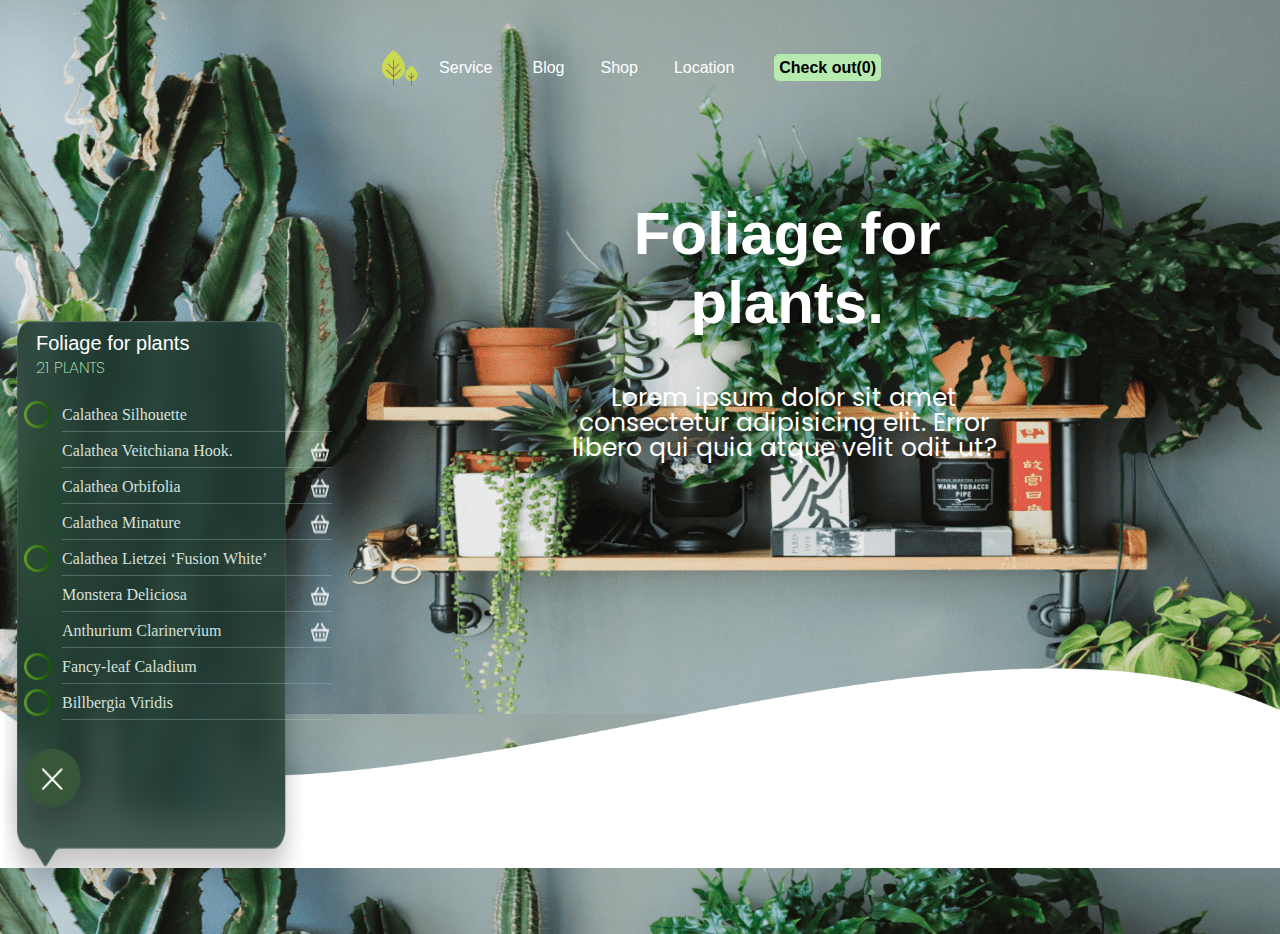
<file: foliage/index.html>
<!--CODE BY ASHISH-->
<!DOCTYPE html>
<html lang="en">

<head>
    <meta charset="UTF-8">
    <meta http-equiv="X-UA-Compatible" content="IE=edge">
    <meta name="viewport" content="width=device-width, initial-scale=1.0">
    <link href="https://fonts.googleapis.com/css2?family=Poppins:wght@300&display=swap" rel="stylesheet">

    <link rel="stylesheet" href="style.css">
    <title>Foliage</title>
</head>

<body>
    <div class="header">
        <img src="./Logo.png" alt="">
        <p><a href="https://ashishlnadoda.github.io/plant-shop/Service/">Service</a></p>
        <p>Blog</p>
        <button class="dropbtn"><a href="https://ashishlnadoda.github.io/plant-shop/shop/">Shop</a></button>
        <p><a href="https://ashishlnadoda.github.io/plant-shop/location/#">Location</a></p>
        <p class="check">Check out(0)</p>
    </div>
    <div class="center">
        <h1>Foliage for plants.</h1>
        <p>Lorem ipsum dolor sit amet consectetur adipisicing elit. Error libero qui quia atque velit odit ut?</p>
    </div>
    <div class="bottom">
        <img src="./Bottom.png" alt="">
    </div>
    <div class="corner">
        <img src="./Background.png" alt="">
        <div class="content">
            <h2>Foliage for plants</h2>
            <h4>21 PLANTS</h4>

            <div class="para">
                <img class="round" src="./O.png" alt="">
                <p>Calathea Silhouette</p>
            </div>
            <hr>
            <div class="para">
                <p class="basketpara">Calathea Veitchiana Hook.</p>
                <img class="basket" src="./Basket.png" alt="">
            </div>
            <hr>
            <div class="para">
                <p class="basketpara">Calathea Orbifolia</p>
                <img class="basket" src="./Basket.png" alt="">
            </div>
            <hr>
            <div class="para">
                <p class="basketpara">Calathea Minature</p>
                <img class="basket" src="./Basket.png" alt="">
            </div>
            <hr>
            <div class="para">
                <img class="round" src="./O.png" alt="">
                <p>Calathea Lietzei ‘Fusion White’</p>
            </div>
            <hr>
            <div class="para">
                <p class="basketpara">Monstera Deliciosa</p>
                <img class="basket" src="./Basket.png" alt="">
            </div>
            <hr>
            <div class="para">
                <p class="basketpara">Anthurium Clarinervium</p>
                <img class="basket" src="./Basket.png" alt="">
            </div>
            <hr>
            <div class="para">
                <img class="round" src="./O.png" alt="">
                <p>Fancy-leaf Caladium</p>
            </div>
            <hr>
            <div class="para">
                <img class="round" src="./O.png" alt="">
                <p>Billbergia Viridis</p>
            </div>
            <hr>
        </div>
        <div class="div">
            <img src="./Btn_Close.png" alt="">
        </div>
    </div>
</body>

</html>
</file>
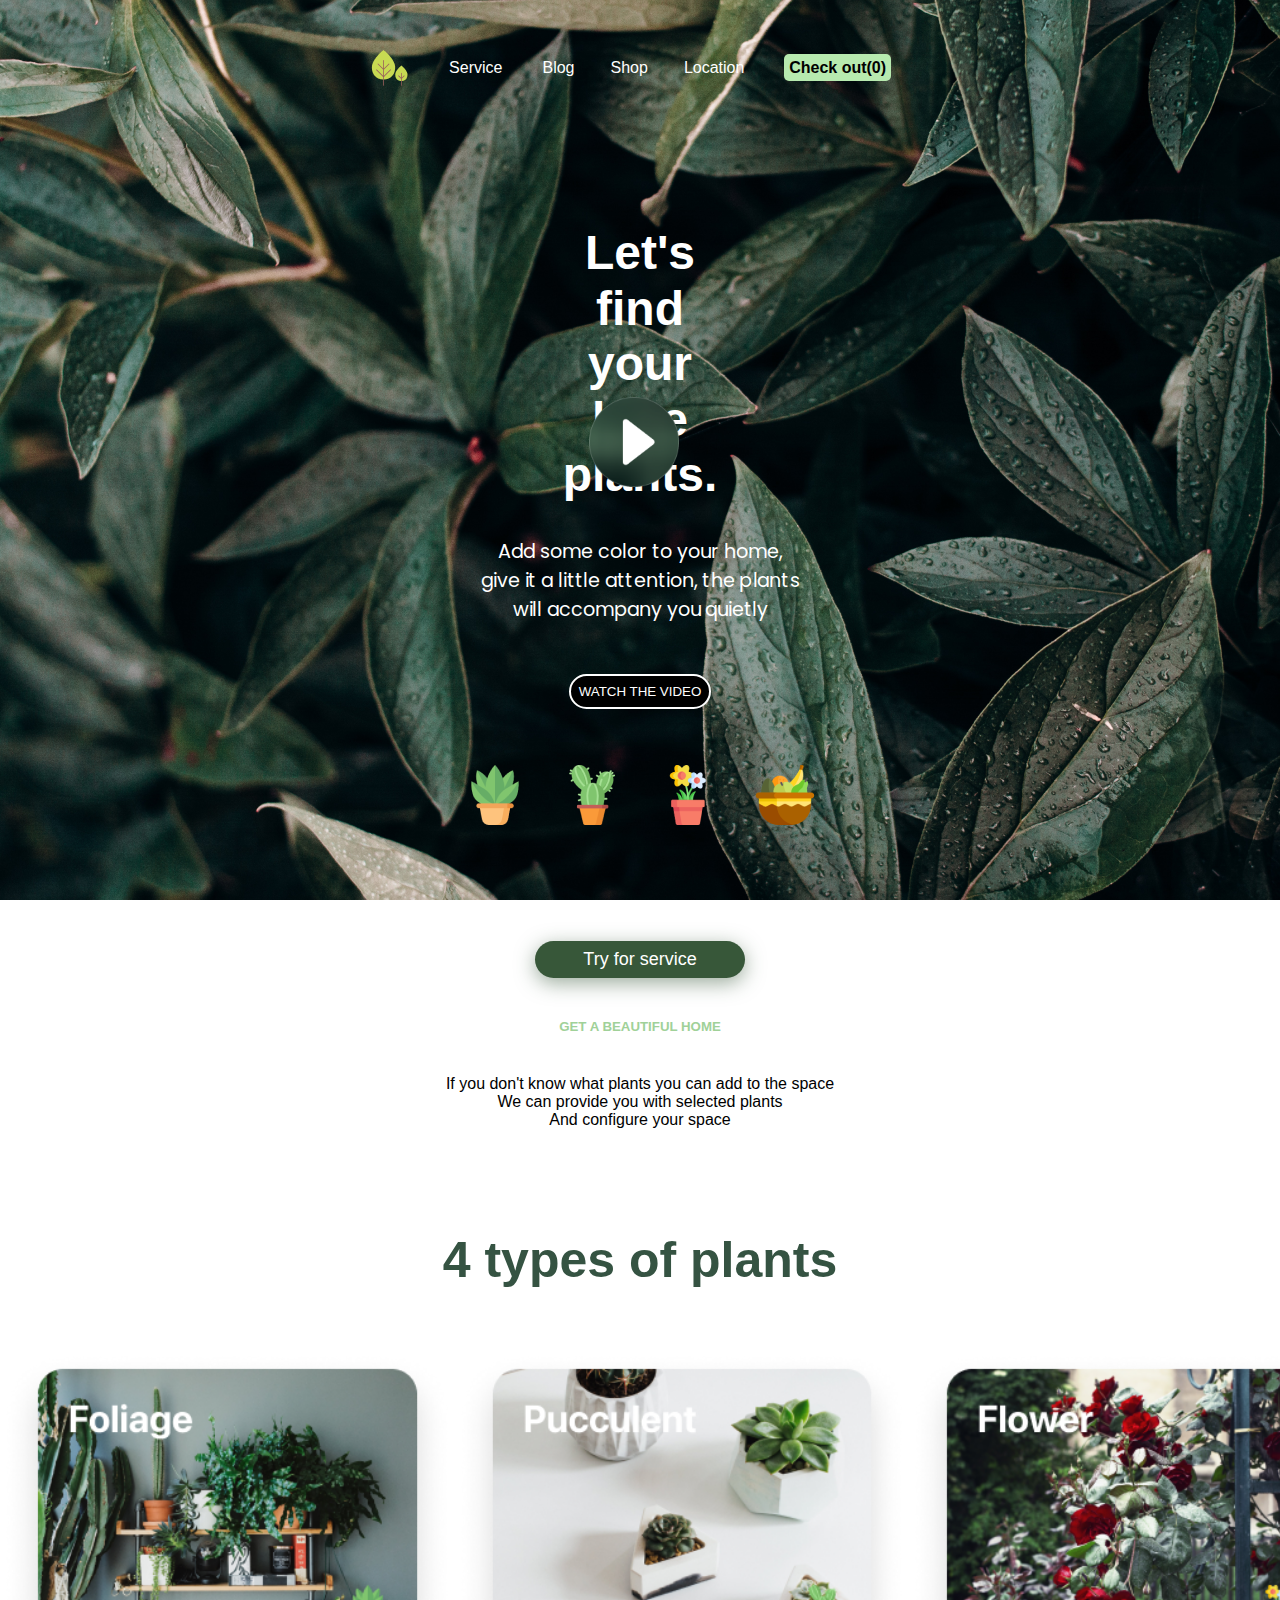
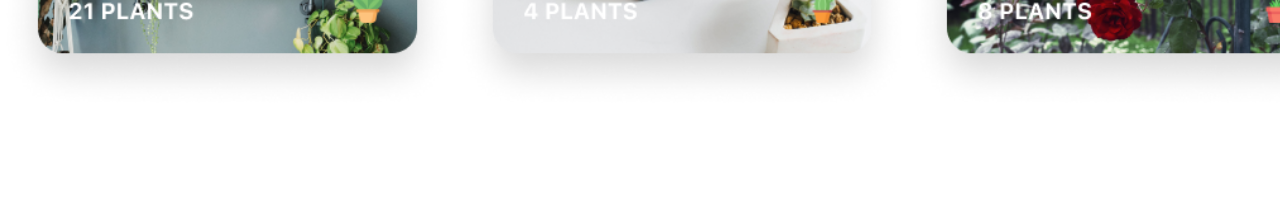
<file: home/index.html>
<!--CODE BY ASHISH-->
<!DOCTYPE html>
<html lang="en">

<head>
    <meta charset="UTF-8">
    <meta http-equiv="X-UA-Compatible" content="IE=edge">
    <meta name="viewport" content="width=device-width, initial-scale=1.0">
    <link rel="stylesheet" href="style.css">
    <link href="https://fonts.googleapis.com/css2?family=Poppins:wght@300&display=swap" rel="stylesheet">
    <title>PLANT-SHOP</title>
</head>

<body>
    <div class="hometop">
        <div class="topbar">
            <div class="left">
                <img src="./Icon Hamburger.png" alt="">
                <div class="options">
                    <h3>Home</h3>
                    <h3>Service</h3>
                    <h3>Blog</h3>
                    <h3>Shop</h3>
                    <h3>Location</h3>
                </div>
            </div>
            <div class="right">
                <img src="./Subtract.png" alt="">
            </div>
        </div>
        
        <div class="header">
            <img src="./Logo.png" alt="">
            <p><a href="https://ashishlnadoda.github.io/plant-shop/Service/">Service</a></p>
            <p>Blog</p>
            <div class="dropdown">
                <button class="dropbtn"><a href="https://ashishlnadoda.github.io/plant-shop/shop/">Shop</a></button>
                <div class="dropdown-content">
                  <a href="https://ashishlnadoda.github.io/plant-shop/foliage/">Foliage</a>
                  <a href="#">Pucculent</a>
                  <a href="#">Flower</a>
                  <a href="#">Fruit</a>
                </div>
            </div>
            <p><a href="https://ashishlnadoda.github.io/plant-shop/location/#">Location</a></p>
            <p class="check">Check out(0)</p>
        </div>
        
        <div class="middle">
            <h1>Let's find your love plants.</h1>
            <img class="playButton" src="./Button Play.png" alt="">
            <p>Add some color to your home, give it a little attention, the plants will accompany you quietly</p>
            <button>WATCH THE VIDEO</button>
        </div>
        <div class="footer">
            <img src="./001-plant 1.png" alt="">
            <img src="./001-plant 2.png" alt="">
            <img src="./001-plant 3.png" alt="">
            <img src="./001-plant 4.png" alt="">
        </div>
    </div>
    <div class="homebottom">
        <div class="topsection">
            <button>Try for service</button>
            <h5>GET A BEAUTIFUL HOME</h5>
            <p>If you don't know what plants you can add to the space
                We can provide you with selected plants <br>
                And configure your space</p>
        </div>
        <h1>4 types of plants</h1>
        <div class="types">
            <img src="./Card.png" alt="">
            <img src="./Card (1).png" alt="">
            <img src="./Card (2).png" alt="">
            <img src="./Card (3).png" alt="">
        </div>
    </div>
</body>

</html>
</file>
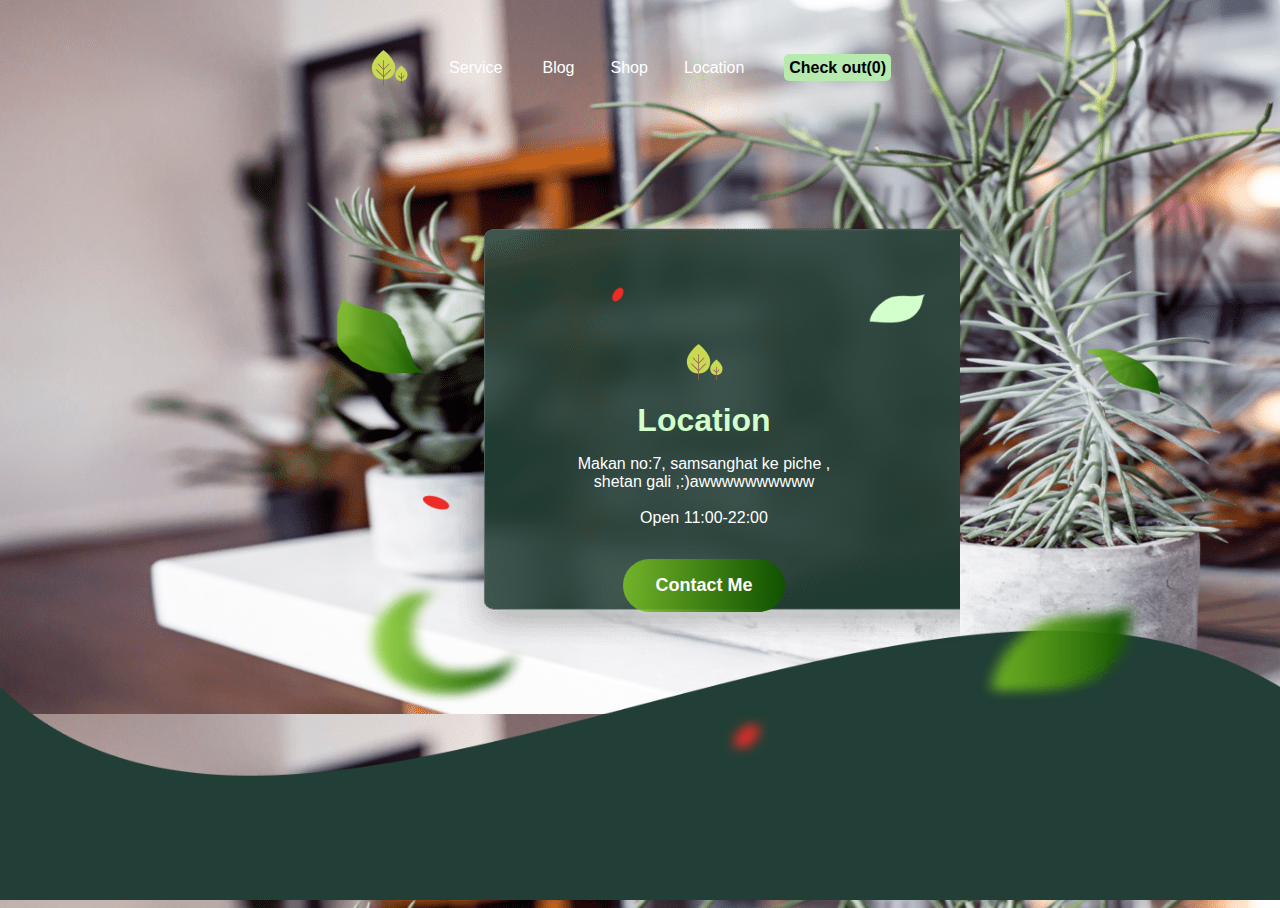
<file: location/index.html>
<!--CODE BY ASHISH-->
<!DOCTYPE html>
<html lang="en">
<head>
    <meta charset="UTF-8">
    <meta http-equiv="X-UA-Compatible" content="IE=edge">
    <meta name="viewport" content="width=device-width, initial-scale=1.0">
    <link rel="stylesheet" href="style.css">
    <title>document</title>
</head>
<body>
    <div class="bottom">
        <img src="./Bottom (1).png" alt="">
        
    </div>
    <div class="header">
        <img src="./Logo.png" alt="">
        <p><a href="https://ashishlnadoda.github.io/plant-shop/Service/">Service</a></p>
        <p>Blog</p>
        <div class="dropdown">
            <button class="dropbtn"><a href="https://ashishlnadoda.github.io/plant-shop/shop/">Shop</a></button>
            <div class="dropdown-content">
              <a href="https://ashishlnadoda.github.io/plant-shop/foliage/">Foliage</a>
              <a href="#">Pucculent</a>
              <a href="#">Flower</a>
              <a href="#">Fruit</a>
            </div>
          </div>
        <p>Location</p>
        <p class="check">Check out(0)</p>
    </div>
    <div class="middle">
        <div>
            <img src="./Logo.png" alt="">
            <h1>Location</h1>
            <p>Makan no:7, samsanghat ke piche , shetan gali ,:)awwwwwwwwww
                <br><br>
                Open 11:00-22:00
            </p>
            <button>Contact Me</button>
        </div>
    </div>
    <div class="deco">
        <div>
            <img src="./Decoration (6).png" alt="">
        </div>
    </div>
</body>
</html>
</file>
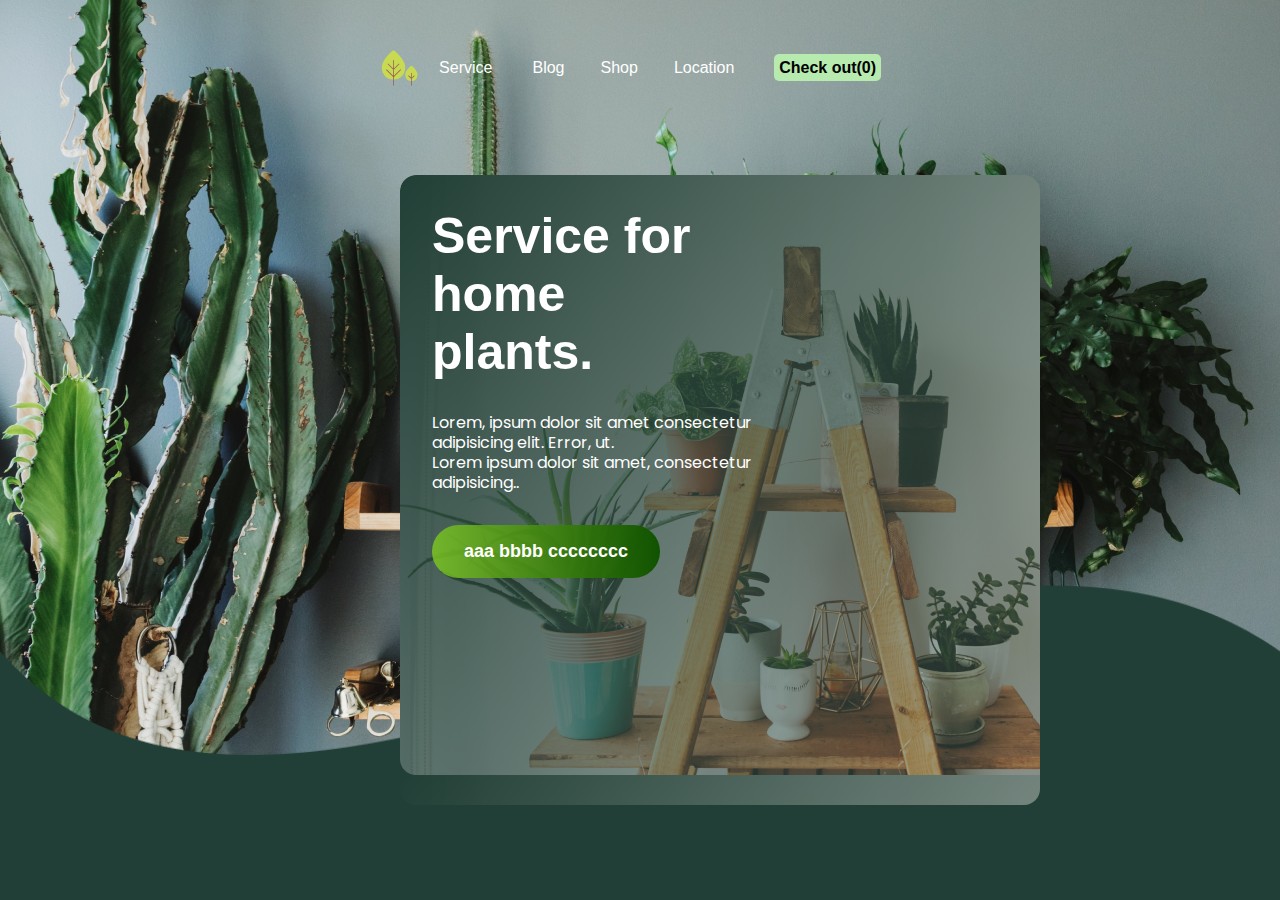
<file: Service/index.html>
<!--CODE BY ASHISH-->
<!DOCTYPE html>
<html lang="en">

<head>
    <meta charset="UTF-8">
    <meta http-equiv="X-UA-Compatible" content="IE=edge">
    <meta name="viewport" content="width=device-width, initial-scale=1.0">
    <link href="https://fonts.googleapis.com/css2?family=Poppins:wght@300&display=swap" rel="stylesheet">
    <link rel="stylesheet" href="style.css">
    <title>Document</title>
</head>

<body>
    <div class="header">
        <img src="./Logo (1).png" alt="">
        <p>Service</p>
        <p>Blog</p>
        <div class="dropdown">
            <button class="dropbtn"><a href="https://ashishlnadoda.github.io/plant-shop/shop/">Shop</a></button>
            <div class="dropdown-content">
                <a href="https://ashishlnadoda.github.io/plant-shop/foliage/">Foliage</a>
                <a href="#">Pucculent</a>
                <a href="#">Flower</a>
                <a href="#">Fruit</a>
            </div>
        </div>
        <p><a href="https://ashishlnadoda.github.io/plant-shop/location/">Location</a></p>
        <p class="check">Check out(0)</p>
    </div>

    <div class="centerCard">
        <h1>Service for home plants.</h1>
        <p>Lorem, ipsum dolor sit amet consectetur adipisicing elit. Error, ut. <br> Lorem ipsum dolor sit amet, consectetur adipisicing..</p>
        <button>aaa bbbb cccccccc</button>
    </div>



    <img class="curve" src="./Bottom.png" alt="">

</body>

</html>
</file>
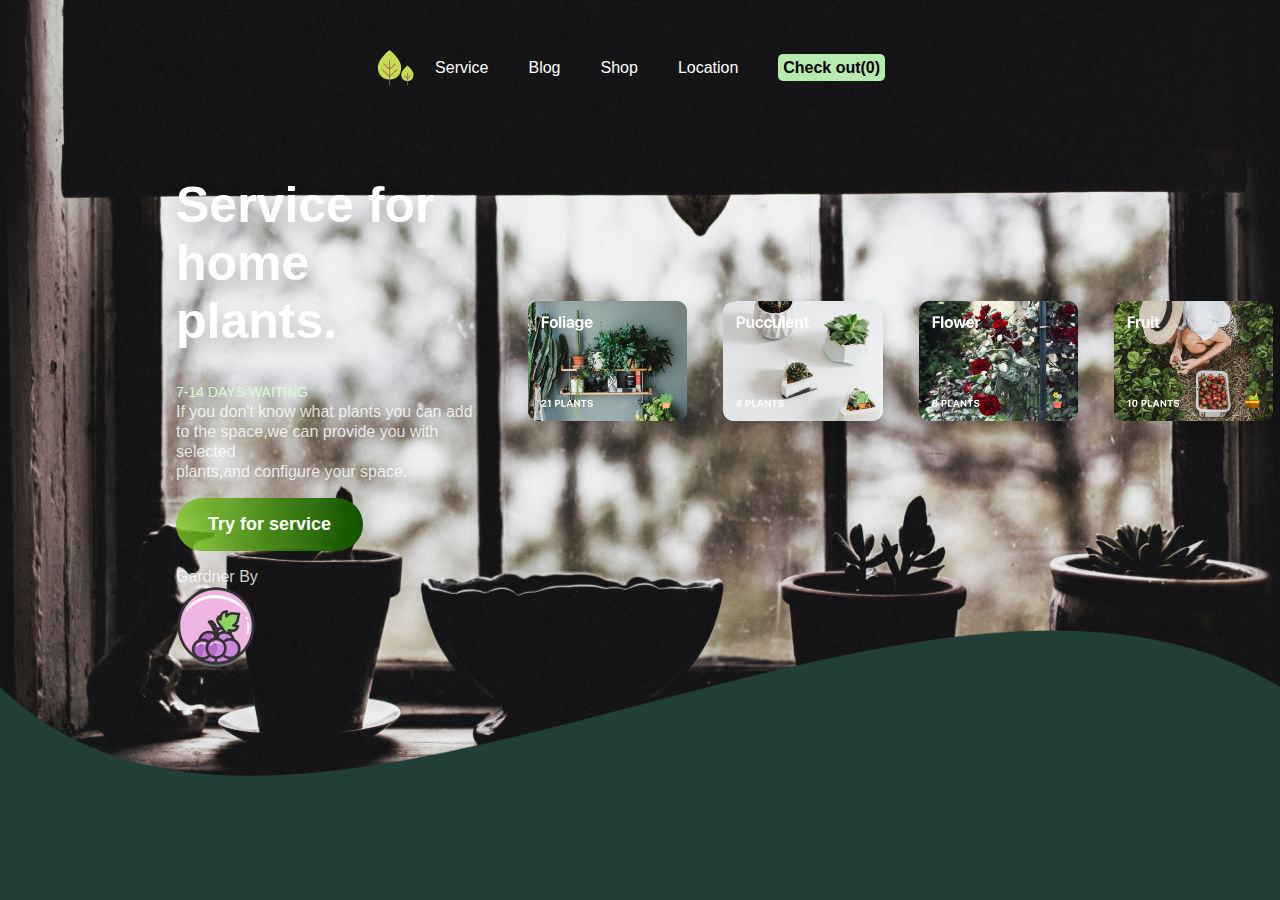
<file: shop/index.html>
<!--CODE BY ASHISH-->
<!DOCTYPE html>
<html lang="en">

<head>
    <meta charset="UTF-8">
    <meta http-equiv="X-UA-Compatible" content="IE=edge">
    <meta name="viewport" content="width=device-width, initial-scale=1.0">
    <link rel="stylesheet" href="style.css">
    <title>Shop</title>
</head>

<body>
    <img class="background" src="./Background (3).png" alt="">

    <div class="content">
        <div class="header">
            <img src="./Logo (1).png" alt="">
            <p><a href="https://ashishlnadoda.github.io/plant-shop/Service/">Service</a></p>
            <p>Blog</p>
            <p>Shop</p>
            <p><a href="https://ashishlnadoda.github.io/plant-shop/location/#">Location</a></p>
            <p class="check">Check out(0)</p>
        </div>

        <div class="center">
            <div class="left">
                <h1>Service for home plants.</h1>
                <p id="wait">7-14 DAYS WAITING</p>
                <p>If you don't know what plants you can add to the space,we can provide you with selected <br>
                    plants,and
                    configure your space.</p>
                <button>Try for service</button>
                <p>Gardner By</p>
                <img class="ellipse" src="./Ellipse 4.png" alt="">
            </div>

            <div class="right">
                <a href="https://ashishlnadoda.github.io/plant-shop/foliage/"><img src="./Card.png" alt=""></a>
                <a href=""><img src="./Card (1).png" alt=""></a>
                <a href=""><img src="./Card (2).png" alt=""></a>
                <a href=""><img src="./Card (3).png" alt=""></a>
            </div>

        </div>
    </div>
    <img class="bottom" src="./Bottom.png" alt="">
</body>

</html>
</file>
<file: foliage/style.css>
* {
    margin: 0;
    padding: 0;
    box-sizing: border-box;
}

body {
    background-image: url(./Background\ \(5\).png);
    height: 100vh;
    position: relative;
    overflow: hidden;
}
.header {
    width: 100%;
    height: 15%;
    display: flex;
    justify-content: center;
    align-items: center;
    font-family: sans-serif;
}

.header a {
    text-decoration: none;
    color: white;
}

.header p {
    margin: 20px;
    color: white;
}

.dropbtn {
    background: transparent;
    color: white;
    padding: 16px;
    font-size: 16px;
    border: none;
    position: relative;
    display: inline-block;
}


.header .check {
    background-color: #b7eaaf;
    color: black;
    padding: .3rem;
    border-radius: 5px;
    font-weight: 700;
}
.center {
    width: 35%;
    height: 45%;
    font-size: 30px;
    margin: 4rem 35rem;
    font-family: sans-serif;
    text-align: center;
    color: white;
}

.center h1 {
    width: 80%;
    margin-bottom: 3rem;
    margin-left: 3rem;
    text-shadow: 0px 10px 20px rgba(0, 0, 0, 0.25);
}

.center p {
    font-family: 'Poppins', sans-serif;
    font-size: 25px;
    line-height: 100%;
}
.bottom {
    position: absolute;
    bottom: auto;
    width: 100%;
}

.bottom img {
    width: 100%;
    height: 200px;
}
.corner {
    position: relative;
    width: 20%;
    height: 50%;
    margin-top: -22rem;
    margin-left: 20px;
}

.corner img {
    margin-left: -1rem;
    margin-top: -1rem;
    width: 120%;
    height: 140%;
}

.corner .content {
    position: absolute;
    top: 0;
}

.content h2 {
    color: white;
    font-family: sans-serif;
    font-weight: 500;
    font-size: 20px;
    margin-top: 1rem;
    margin-left: 1rem;
}

.content h4 {
    font-family: 'Poppins', sans-serif;
    font-weight: 200;
    color: #b7eaaf;
    margin-left: 1rem;
    margin-bottom: 1rem;
}

.content .para {
    width: 310px;
    height: 35px;
    display: flex;
    align-items: center;
}

.content .para p {
    color: rgb(214, 224, 220);
    margin-top: 2px;
    width: 300px;
}

.para .round {
    width: 50px;
    margin-left: -7px;
    margin-top: 1px;
}

.para .basketpara {
    margin-left: 42px;
}

.para .basket {
    width: 20px;
    height: 20px;
    text-align: end;
    margin-left: 60px;
    margin-top: 5px;
}

hr {
    height: 1px;
    background-color: rgba(180, 212, 213, 0.3);
    border: none;
    width: 87%;
    margin-left: 42px;
}
.div {
    position: absolute;
    top: 27rem;
   
    height: 50px;
    width: 50px;
}

.div img {
    margin-left: -1.7rem;
    margin-top: -1.2rem;
    height: 220%;
    width: 250%;
}
</file>
<file: home/style.css>
* {
    margin: 0;
    padding: 0;
    box-sizing: border-box;
}

body {
    height: 200vh;
}


  
.hometop {
    width: 100%;
    height: 50%;
    background-image: url(./Background.png);
    background-size: cover;
    background-repeat: no-repeat;
    font-family: sans-serif;
}

.topbar {
    display: flex;
    justify-content: space-between;
    padding: .5rem;
    background-color: black;
    width: 100%;
}

.topbar {
    display: none;
}

.topbar .options {
    display: none;
    position: absolute;
    border-radius: 5px;
    top: 2.5rem;
    left: 0;
    width: 7%;
    color: white;
    background-color: #2e2e2e;
    text-align: center;
}

.options h3 {
    padding: .5rem;
}

.options h3:hover {
    background-color: #b7eaaf;
    color: black;
}

.topbar .left:hover .options {
    display: block;
}



.hometop .header {
    width: 100%;
    height: 15%;
    display: flex;
    justify-content: center;
    align-items: center;
}

.hometop .header a {
    text-decoration: none;
    color: white;
}

.hometop .header img {
    margin-right: 20px;
}

.hometop .header p {
    margin: 20px;
    color: white;
}

.dropbtn {
    background: transparent;
    color: white;
    padding: 16px;
    font-size: 16px;
    border: none;
    position: relative;
    display: inline-block;
}

.dropdown-content {
    display: none;
    position: absolute;
    background-color: #213f36;
    min-width: 160px;
    z-index: 1;
    padding: 10px 0;
    border-radius: 15px;
    margin-left: -40px;
}

.dropdown-content a {
    color: white;
    padding: 12px 16px;
    text-decoration: none;
    display: block;
    text-align: center;
}

.dropdown-content a:hover {
    background-color: #b7eaaf;
    color: black;
    font-weight: 700;
}

.dropdown:hover .dropdown-content {
    display: block;
}

.hometop .header .check {
    background-color: #b7eaaf;
    color: black;
    padding: .3rem;
    border-radius: 5px;
    font-weight: 700;
}


.hometop .middle {
    width: 100%;
    height: 70%;
    color: white;
    display: flex;
    flex-direction: column;
    justify-content: space-evenly;
    align-items: center;
    padding-top: 2rem;
    position: relative;
}

.hometop .middle h1 {
    width: 10%;
    text-align: center;
    scale: 1.5;
    margin-bottom: -1rem;
}

.hometop .middle img {
    position: absolute;
    scale: 0.75;
    margin-top: -3rem;
    margin-left: -0.8rem;
}

.hometop .middle p {
    width: 21%;
    text-align: center;
    margin-bottom: -3rem;
    scale: 1.2;
    line-height: 150%;
    font-family: 'Poppins', sans-serif;
}

.hometop .middle button {
    background: black;
    color: white;
    border: 2px solid white;
    padding: .5rem;
    border-radius: 20px;
    margin-bottom: -3rem;
}

.hometop .middle button:hover {
    background-color: white;
    color: black;
}



.hometop .footer {
  
    width: 100%;
    height: 15%;
    text-align: center;
}

.hometop .footer img {
    margin: 0 1rem;
}



.homebottom {
    width: 100%;
    height: 50%;
    font-family: sans-serif;
}

.homebottom .topsection {
    width: 100%;
    height: 30%;
    display: flex;
    flex-direction: column;
    justify-content: space-evenly;
    align-items: center;
}

.homebottom .topsection button {
    background-color: #375739;
    color: white;
    padding: .5rem 3rem;
    border: none;
    border-radius: 50px;
    font-size: 18px;
    box-shadow: 0px 5px 20px 0px rgba(55, 88, 57, 0.5);
}

.homebottom .topsection button:hover {
    background-color: #b7eaaf;
    color: black;
}

.homebottom .topsection p {
    width: 25rem;
    text-align: center;
}

.homebottom .topsection H5 {
    color: #a0d198;
}

.homebottom h1 {
    width: 100%;
    height: 20%;
    color: #355342;
    display: flex;
    justify-content: center;
    align-items: center;
    font-size: 50px;
}

.homebottom .types {
    
    width: 100%;
    height: 40%;
    display: flex;
    justify-content: space-evenly;
}


@media only screen and (max-width: 450px) {
    body {
        width: 100vw;
    }

    .hometop {
        height: 50%;
    }

    .hometop .topbar {
        display: flex;
    }

    .topbar .options {
        width: fit-content;
    }

    .hometop .header {
        display: none;
    }

    .hometop .middle h1 {
        scale: 1;
        width: 50%;
    }

    .hometop .middle img {
        display: none;
    }

    .hometop .middle p {
        width: 70%;
    }

    .hometop .footer {
        width: 50%;
        margin: 0 6rem;

    }

    .hometop .footer img {
        margin-bottom: 2rem;
    }

    .homebottom h1 {
        width: 60%;
        text-align: center;
        margin-left: 5rem;
    }

    .homebottom .topsection p {
        width: 80%;
    }

    .homebottom .types {
        flex-wrap: wrap;
    }
}
</file>
<file: location/style.css>
* {
    margin: 0;
    padding: 0;
    box-sizing: border-box;
}

body {
    background-image: url(./Background\ \(8\)\ \(1\).png);
    height: 100vh;
    position: relative;
    font-family: sans-serif;
}

.bottom img{
    position: absolute;
    bottom: 0;
    width: 100%;
    height: 30%;
    z-index: -1;
}


.header {
    
    width: 100%;
    height: 15%;
    display: flex;
    justify-content: center;
    align-items: center;
}

.header a{
    text-decoration: none;
    color: white;
}

.header img {
    margin-right: 20px;
}

.header p {
    margin: 20px;
    color: white;
}

.dropbtn {
    background: transparent;
    color: white;
    padding: 16px;
    font-size: 16px;
    border: none;
    position: relative;
    display: inline-block;
}

.dropdown-content {
    display: none;
    position: absolute;
    background-color: #213f36;
    min-width: 160px;
    z-index: 1;
    padding: 10px 0;
    border-radius: 15px;
    margin-left: -40px;
}

.dropdown-content a {
    color: white;
    padding: 12px 16px;
    text-decoration: none;
    display: block;
    text-align: center;
}

.dropdown-content a:hover {
    background-color: #b7eaaf;
    color: black;
    font-weight: 700;
}

.dropdown:hover .dropdown-content {
    display: block;
}

.header .check {
    background-color: #b7eaaf;
    color: black;
    padding: .3rem;
    border-radius: 5px;
    font-weight: 700;
}



.middle{
    background-image: url(./Background\ \(9\)\ \(1\).png);
    height: 60%;
    background-repeat: no-repeat;
    margin: 5rem 28rem;
    width: 40%;
    display: flex;
    flex-direction: column;
    justify-content: center;
    align-items: center;
    text-align: center;
}

.middle h1{
    color: #d2ffcb;
    margin: 1rem 0;
}

.middle p{
    color: white;
    width: 270px;
    text-align: center;
    margin: 1rem 0;
}

.middle button{
    background: linear-gradient(90deg, rgba(127, 202, 33, 0.8), #105200);
    padding: 1rem 2rem;
    border: none;
    border-radius: 50px;
    font-size: 18px;
    font-weight: 700;
    color: white;
    margin: 1rem 0;
}



.deco{
    position: relative;
    height: 85%;
    display: flex;
    justify-content: center;
    align-items: center;
    z-index: 1;
}
.deco{
    position: absolute;
    bottom: 0;
    margin-bottom: -0.5rem;
    margin-left: 21rem;
}
</file>
<file: Service/style.css>
* {
    margin: 0;
    padding: 0;
    box-sizing: border-box;
}

body {
    background-image: url(./Background\ \(2\).png);
    background-size: cover;
    background-repeat: no-repeat;
    height: 100vh;
}


.header {
    
    width: 100%;
    height: 15%;
    display: flex;
    justify-content: center;
    align-items: center;
    font-family: sans-serif;
}

.header a {
    text-decoration: none;
    color: white;
}

.header p {
    margin: 20px;
    color: white;
}

.dropbtn {
    background: transparent;
    color: white;
    padding: 16px;
    font-size: 16px;
    border: none;
    position: relative;
    display: inline-block;
}

.dropdown-content {
    display: none;
    position: absolute;
    background-color: #213f36;
    min-width: 160px;
    z-index: 1;
    padding: 10px 0;
    border-radius: 15px;
    margin-left: -40px;
}

.dropdown-content a {
    color: white;
    padding: 12px 16px;
    text-decoration: none;
    display: block;
    text-align: center;
}

.dropdown-content a:hover {
    background-color: #b7eaaf;
    color: black;
    font-weight: 700;
}

.dropdown:hover .dropdown-content {
    display: block;
}

.header .check {
    background-color: #b7eaaf;
    color: black;
    padding: .3rem;
    border-radius: 5px;
    font-weight: 700;
}


.centerCard {
    background-image: url(./Card\ \(4\).png);
    border-radius: 16px;
    width: 50%;
    height: 70%;
    margin: 2.5rem 25rem;
    padding: 2rem;
    color: white;
    font-family: sans-serif;

}

h1 {
    width: 50%;
    font-size: 50px;
    margin-bottom: 2rem;
}

.centerCard p {
    width: 60%;
    font-family: 'Poppins', sans-serif;
    line-height: 20px;
    margin-bottom: 2rem;

}

.centerCard button {
    background: linear-gradient(90deg, rgba(127, 202, 33, 0.8), #105200);
    padding: 1rem 2rem;
    border: none;
    border-radius: 50px;
    font-size: 18px;
    font-weight: 700;
    color: white;
}
.curve {
    position: absolute;
    bottom: 0;
    width: 100%;
    height: 35%;
    z-index: -1;
}
</file>
<file: shop/style.css>
* {
    margin: 0;
    padding: 0;
    box-sizing: border-box;
}


body {
    background-size: cover;
    background-repeat: no-repeat;
    height: 100vh;
    position: relative;
}

.background {
    height: 99.4%;
    width: 100%;
}

.header {
    position: absolute;
    top: 0;
    width: 100%;
    height: 15%;
    display: flex;
    justify-content: center;
    align-items: center;
    font-family: sans-serif;
}

.header a {
    text-decoration: none;
    color: white;
}

.header p {
    margin: 20px;
    color: white;
}

.header .check {
    background-color: #b7eaaf;
    color: black;
    padding: .3rem;
    border-radius: 5px;
    font-weight: 700;
}

.center .left {
    width: 50%;
    height: 70%;
    margin: 10rem;
    padding: 1rem 1rem;
    color: white;
    font-family: sans-serif;
    position: absolute;
    top: 0;
}

h1 {
    color: rgb(255, 255, 255);
    width: 50%;
    font-size: 50px;
    margin-bottom: 2rem;
    text-shadow: 0px 10px 20px rgba(0, 0, 0, 0.25);
}

.center .left p {
    width: 50%;
    font-family: 'Poppins', sans-serif;
    line-height: 20px;
    color: rgba(255, 255, 255, 0.8);
}

.center .left #wait {
    font-size: 14px;
    color: #D2FFCB;
}

.center .left button {
    background: linear-gradient(90deg, rgba(127, 202, 33, 0.8), #105200);
    padding: 1rem 2rem;
    border: none;
    border-radius: 50px;
    font-size: 18px;
    font-weight: 700;
    color: white;
    margin: 1rem 0;
}

.center .right {
    position: absolute;
    top: 0rem;
    margin: 10rem 32rem;
    width: 65%;
    height: 70%;
}

.center .right img {
    margin-top: 16%;
    width: 23%;
}

.bottom {
    position: absolute;
    left: 0;
    bottom: 0;
    height: 30%;
    width: 100%;
}
</file>
